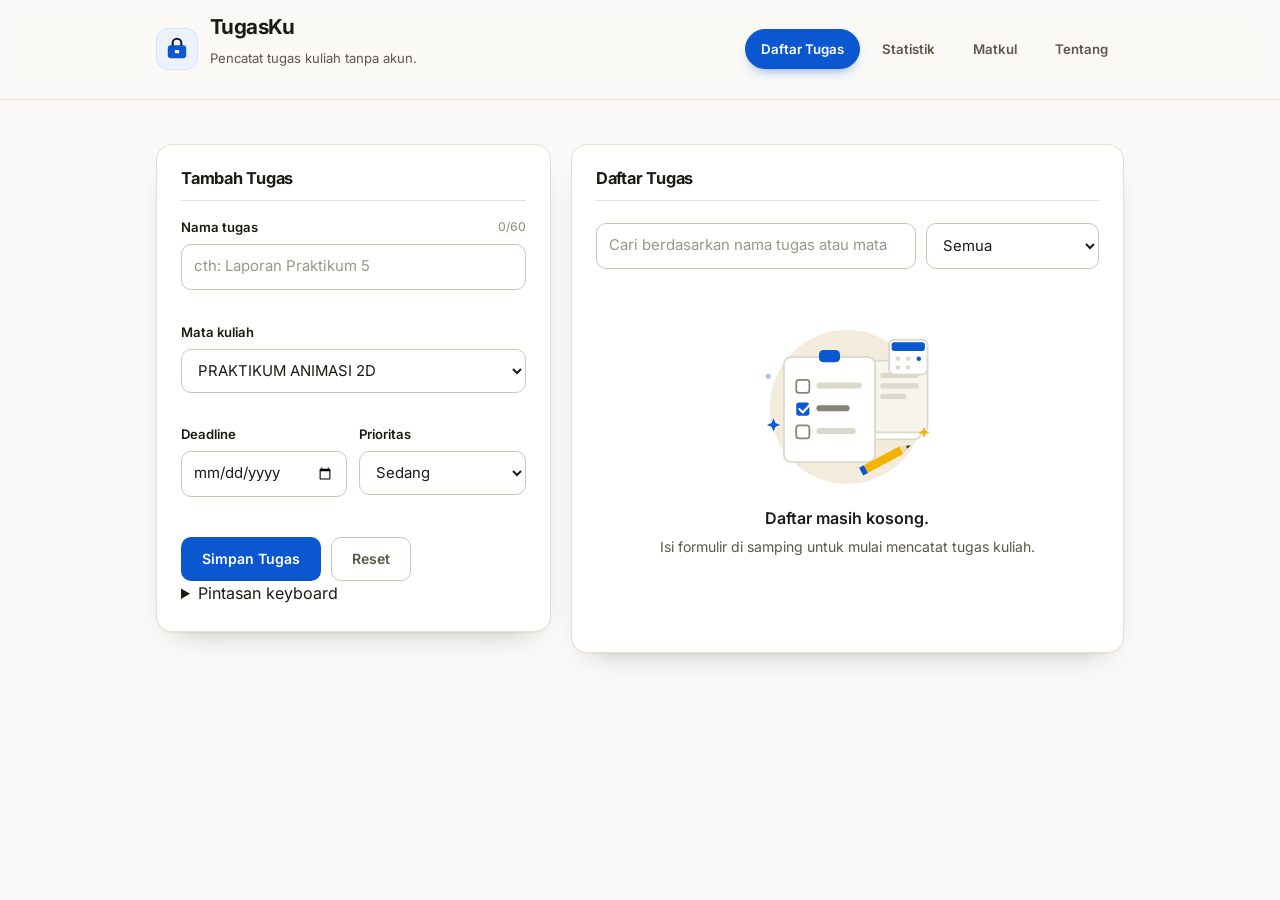
<file: index.html>
<!DOCTYPE html>
<html lang="id">
<head>
  <meta charset="UTF-8">
  <meta name="viewport" content="width=device-width, initial-scale=1.0">
  <title>TugasKu - Pencatat Tugas Kuliah</title>
  <link rel="icon" href="assets/images/ikon-tugas.svg" type="image/svg+xml">
  <link rel="stylesheet" href="https://cdn.jsdelivr.net/npm/bootstrap@5.3.3/dist/css/bootstrap.min.css">
  <link rel="stylesheet" href="src/css/style.css">
</head>
<body>
  <header class="topbar">
    <div class="wrap topbar-row">
      <div class="brand">
        <span class="brand-mark" aria-hidden="true">
          <img src="assets/images/ikon-tugas.svg" alt="" width="26" height="26">
        </span>
        <div>
          <h1>TugasKu</h1>
          <p class="sub">Pencatat tugas kuliah tanpa akun.</p>
        </div>
      </div>
      <nav class="nav" aria-label="Navigasi utama">
        <button type="button" data-view="daftar" aria-current="page">Daftar Tugas</button>
        <button type="button" data-view="statistik">Statistik</button>
        <button type="button" data-view="matkul">Matkul</button>
        <button type="button" data-view="tentang">Tentang</button>
      </nav>
    </div>
  </header>

  <main class="wrap">
    <!-- View 1: Daftar (dari Tugas 3) -->
    <section id="view-daftar" class="view aktif" aria-labelledby="j-daftar">
      <div class="tata-letak">
        <div class="panel">
          <h2 id="j-daftar">Tambah Tugas</h2>
          <form id="taskForm" novalidate>
            <label>Nama tugas <span id="charCount" class="count">0/60</span>
              <input type="text" id="taskName" maxlength="60" placeholder="cth: Laporan Praktikum 5" autocomplete="off">
              <small class="err" id="errName"></small>
            </label>
            <label>Mata kuliah
              <select id="course"></select>
              <small class="err" id="errCourse"></small>
            </label>
            <div class="baris">
              <label>Deadline
                <input type="date" id="deadline">
                <small class="err" id="errDeadline"></small>
              </label>
              <label>Prioritas
                <select id="priority">
                  <option value="Rendah">Rendah</option>
                  <option value="Sedang" selected>Sedang</option>
                  <option value="Tinggi">Tinggi</option>
                </select>
              </label>
            </div>
            <div class="actions">
              <button type="submit" id="btnSave">Simpan Tugas</button>
              <button type="button" id="btnReset" class="ghost">Reset</button>
            </div>
          </form>
          <details class="hint">
            <summary>Pintasan keyboard</summary>
            <ul class="hint-list">
              <li><kbd>Ctrl</kbd> + <kbd>K</kbd>: lompat ke kolom nama tanpa menyentuh mouse.</li>
              <li><kbd>Enter</kbd>: simpan tugas langsung dari keyboard.</li>
              <li><kbd>Esc</kbd>: kosongkan formulir dan ulangi isian dari awal.</li>
            </ul>
          </details>
        </div>

        <div class="panel">
          <h2>Daftar Tugas</h2>
          <div class="toolbar">
            <input type="search" id="search" placeholder="Cari berdasarkan nama tugas atau mata kuliah…">
            <select id="filter">
              <option value="semua">Semua</option>
              <option value="aktif">Belum selesai</option>
              <option value="selesai">Selesai</option>
              <option value="Tinggi">Prioritas Tinggi</option>
            </select>
          </div>
          <p id="storageMsg" class="err" role="status" hidden></p>
          <div id="loading" class="loading" hidden>
            <span class="spinner-border spinner-border-sm" aria-hidden="true"></span> Menyimpan…
          </div>
          <div id="empty" class="empty">
            <img src="assets/images/hero.svg" alt="Ilustrasi mahasiswa mengelola daftar tugas" width="240" height="200" id="imgHero">
            <p class="muted" id="imgFallback" hidden>Gambar ilustrasi tidak dapat dimuat. Isi formulir di samping untuk mulai mencatat tugas kuliah.</p>
            <p><strong>Daftar masih kosong.</strong></p>
            <p>Isi formulir di samping untuk mulai mencatat tugas kuliah.</p>
          </div>
          <p id="noMatch" class="empty" hidden>Tidak ada yang cocok. Ubah kata kunci atau filternya.</p>
          <ul id="taskList" class="list"></ul>
          <p id="preview" class="preview" aria-live="polite"></p>
        </div>
      </div>
    </section>

    <!-- View 2: Statistik -->
    <section id="view-statistik" class="view" aria-labelledby="j-stat" hidden>
      <div class="panel">
        <div class="stat-kepala">
          <div>
            <p class="kicker">Progres keseluruhan</p>
            <h2 id="j-stat">Statistik</h2>
          </div>
          <button type="button" id="btnKeDaftar" class="ghost">Kembali ke Daftar</button>
        </div>
        <p class="stat-angka"><strong><span id="pct">0</span>%</strong><span class="stat-ket">tugas sudah selesai</span></p>
        <div class="progres" role="progressbar" aria-valuemin="0" aria-valuemax="100" aria-valuenow="0" aria-label="Progres tugas selesai">
          <div id="bar" class="bar-fill"></div>
        </div>
        <div class="stat-grid">
          <div class="stat-kartu"><span class="stat-label">Selesai</span><strong id="doneCount">0</strong></div>
          <div class="stat-kartu"><span class="stat-label">Belum selesai</span><strong id="belumCount">0</strong></div>
          <div class="stat-kartu"><span class="stat-label">Total tugas</span><strong id="totalCount">0</strong></div>
        </div>
      </div>
    </section>

    <!-- View 3: Mata kuliah -->
    <section id="view-matkul" class="view" aria-labelledby="j-matkul" hidden>
      <div class="panel">
        <h2 id="j-matkul">Mata Kuliah</h2>
        <ul id="matkulList" class="list"></ul>
        <form id="matkulForm" novalidate>
          <label>Tambah mata kuliah
            <input type="text" id="matkulName" maxlength="60" placeholder="cth: Praktikum Animasi 3D" autocomplete="off">
            <small class="err" id="matkulMsg"></small>
          </label>
          <div class="actions"><button type="submit">Tambah</button></div>
        </form>
      </div>
    </section>

    <!-- View 4: Tentang -->
    <section id="view-tentang" class="view" aria-labelledby="j-tentang" hidden>
      <div class="panel tentang">
        <img src="assets/images/ikon-tugas.svg" alt="Ikon tas kuliah" width="96" height="96" id="imgIkon">
        <div>
          <h2 id="j-tentang">Tentang Aplikasi</h2>
          <p>Aplikasi yang membantu mahasiswa mengelola tugas kuliah secara praktis dan terorganisir. Pengguna dapat mencatat tugas, menandai tugas yang telah selesai, serta memantau progres pengerjaan melalui fitur Statistik.</p>
        </div>
      </div>
      <div class="panel">
        <h2>Cara pakai</h2>
        <ul class="fitur">
          <li>Masukkan informasi tugas pada formulir Daftar Tugas, lalu tekan Simpan Tugas.</li>
          <li>Tandai tugas sebagai selesai setelah dikerjakan, atau hapus tugas yang tidak diperlukan.</li>
          <li>Buka menu Statistik untuk melihat progres dan jumlah tugas yang telah diselesaikan.</li>
        </ul>
      </div>
    </section>
  </main>

  <div class="modal fade" id="modalKonfirmasi" tabindex="-1" aria-labelledby="judulKonfirmasi" aria-hidden="true">
    <div class="modal-dialog modal-dialog-centered">
      <div class="modal-content">
        <div class="modal-header">
          <h2 class="modal-title h5" id="judulKonfirmasi">Konfirmasi</h2>
          <button type="button" class="btn-close" data-bs-dismiss="modal" aria-label="Tutup"></button>
        </div>
        <div class="modal-body" id="isiKonfirmasi"></div>
        <div class="modal-footer">
          <button type="button" class="btn btn-outline-secondary" data-bs-dismiss="modal">Batal</button>
          <button type="button" class="btn btn-danger" id="tombolSetuju">Hapus</button>
        </div>
      </div>
    </div>
  </div>
  <div class="toast-container position-fixed bottom-0 end-0 p-3" id="areaToast"></div>

  <script src="https://cdn.jsdelivr.net/npm/bootstrap@5.3.3/dist/js/bootstrap.bundle.min.js"></script>

  <!-- Kit demo P14: data contoh dan reset hanya aktif bila alamat diakhiri ?demo=1. -->
  <script>
    window.DEMO_KIT = {
      kunciStorage: ['tugasku:tugas:v1', 'tugasku:matkul:v1'],
      isiContoh() {
        const tanggal = (n) => {
          const d = new Date();
          d.setDate(d.getDate() + n);
          return `${d.getFullYear()}-${String(d.getMonth() + 1).padStart(2, '0')}-${String(d.getDate()).padStart(2, '0')}`;
        };
        localStorage.setItem('tugasku:tugas:v1', JSON.stringify([
          { id: 1, nama: 'Laporan Praktikum 5', mk: 'PRAKTIKUM PEMROGRAMAN VISUAL', deadline: tanggal(1), prio: 'Tinggi', done: false },
          { id: 2, nama: 'Revisi Storyboard Iklan', mk: 'PRODUKSI KONTEN DIGITAL', deadline: tanggal(2), prio: 'Tinggi', done: false },
          { id: 3, nama: 'Kuis Jaringan Komputer', mk: 'JARINGAN KOMPUTER', deadline: tanggal(3), prio: 'Sedang', done: false },
          { id: 4, nama: 'Naskah Berita Siaran', mk: 'TEKNIK PENYIARAN', deadline: tanggal(5), prio: 'Sedang', done: true },
          { id: 5, nama: 'Review Modul 4', mk: 'PRAKTIKUM PEMROGRAMAN VISUAL', deadline: tanggal(7), prio: 'Rendah', done: true },
          { id: 6, nama: 'Latihan Editing Audio', mk: 'PRODUKSI KONTEN DIGITAL', deadline: tanggal(10), prio: 'Rendah', done: false },
        ]));
        localStorage.setItem('tugasku:matkul:v1', JSON.stringify([
          'PRAKTIKUM PEMROGRAMAN VISUAL', 'PRODUKSI KONTEN DIGITAL', 'JARINGAN KOMPUTER',
          'TEKNIK PENYIARAN', 'ANIMASI 2D', 'JURNALISTIK',
        ]));
      },
    };
  </script>
  <script src="demo-kit.js"></script>
  <script type="module" src="src/js/main.js"></script>
</body>
</html>
</file>
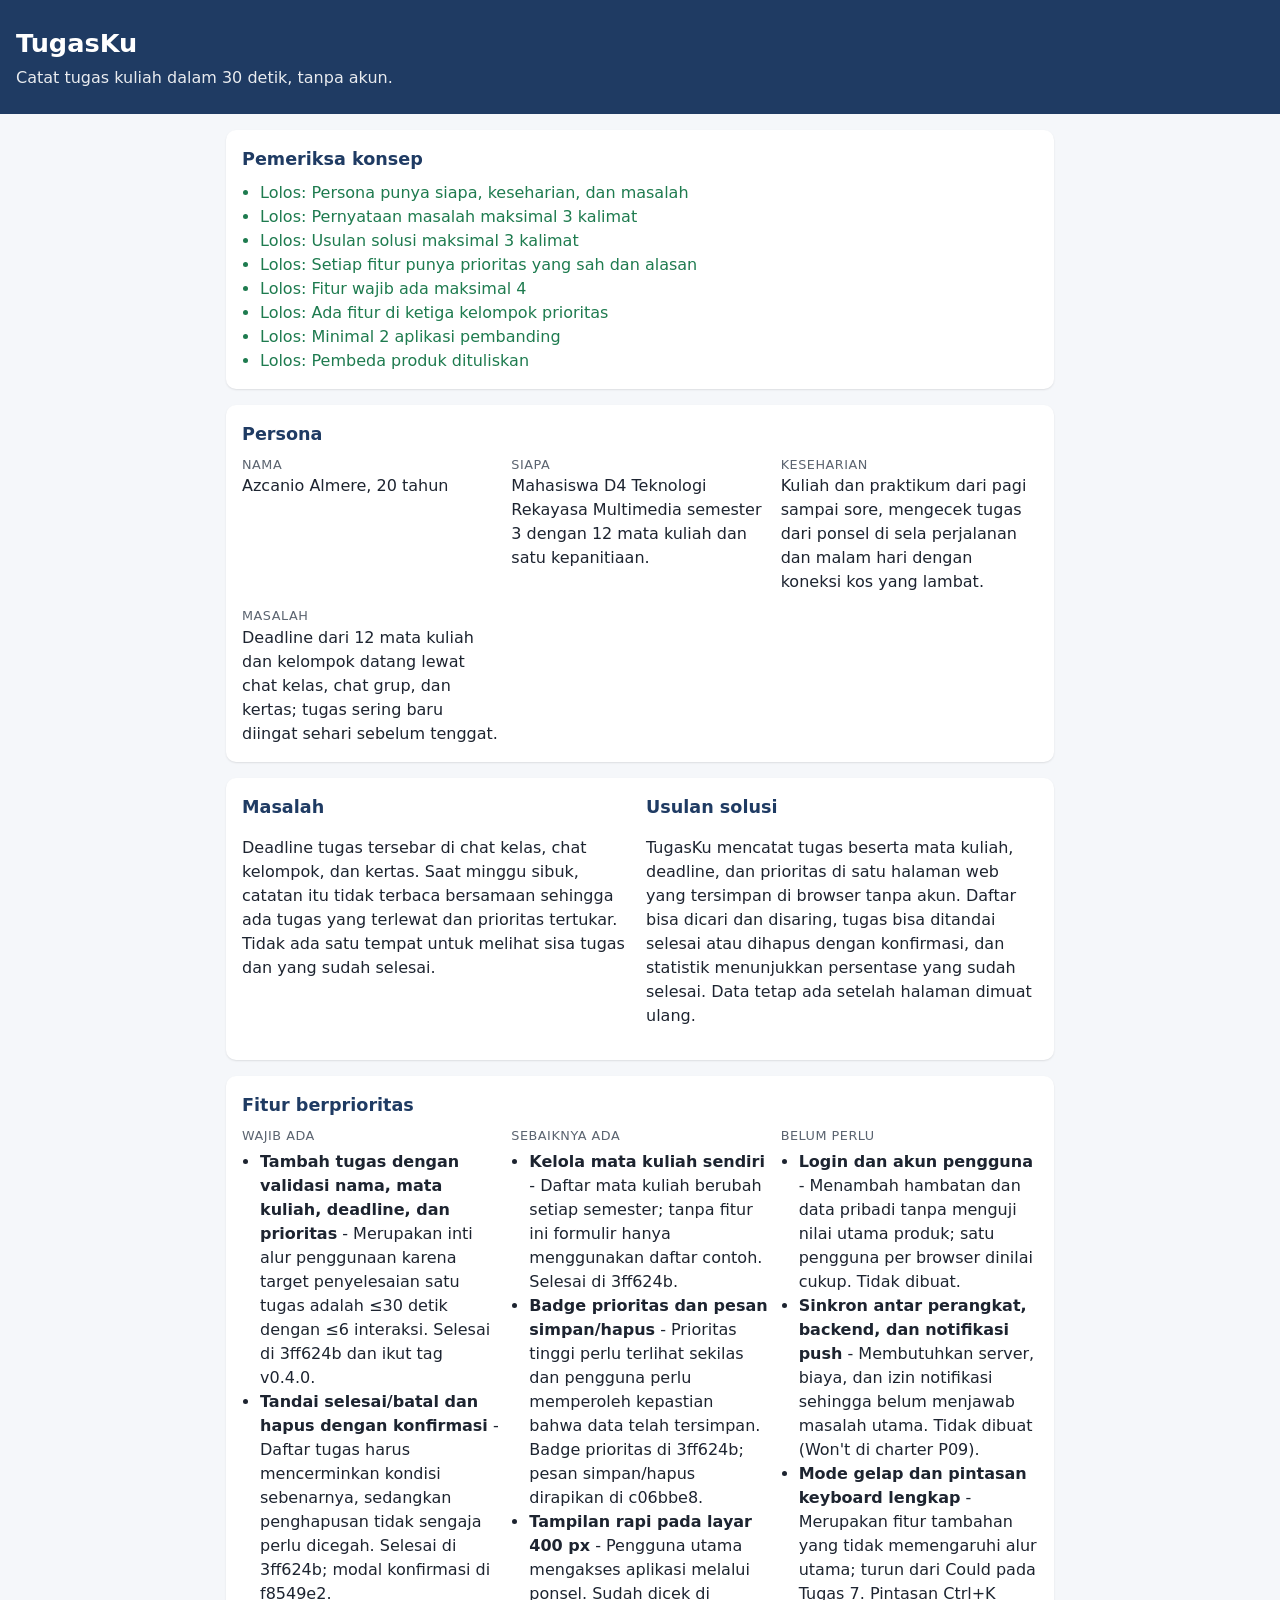
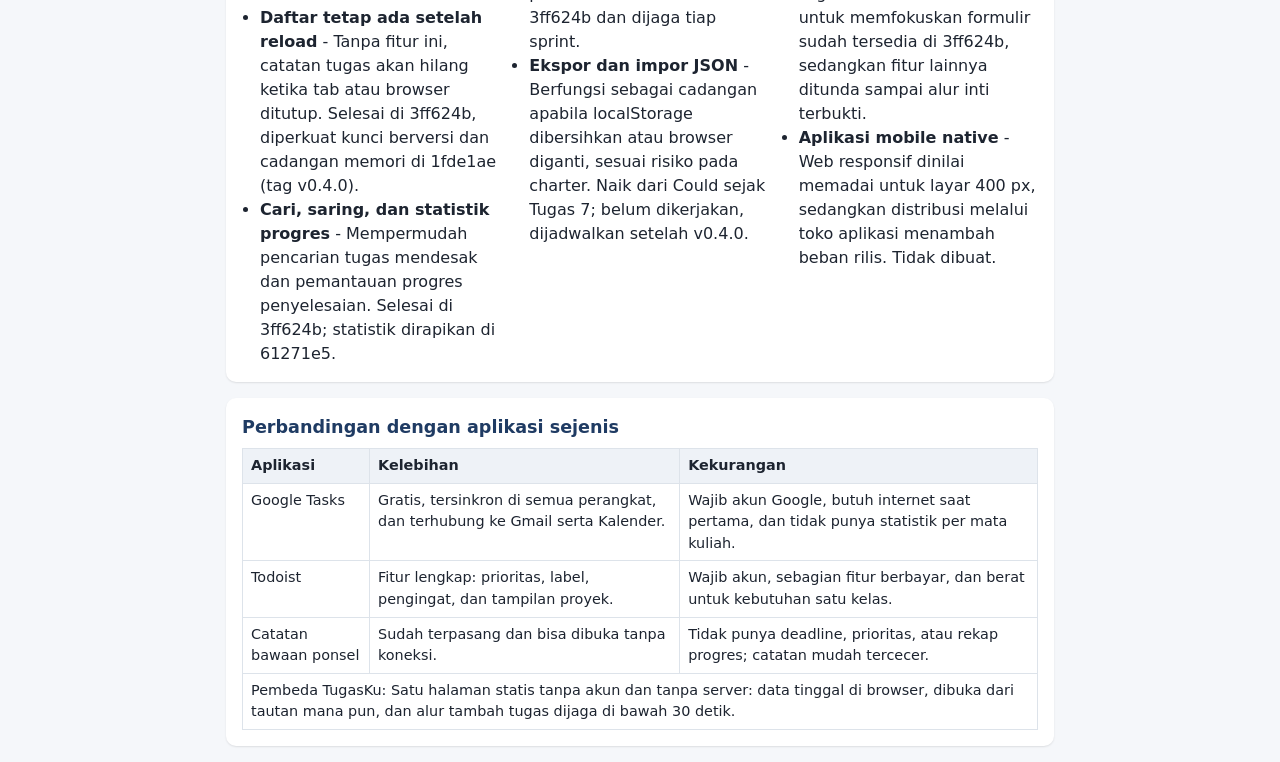
<file: docs/konsep/index.html>
<!doctype html>
<html lang="id">
<head>
  <meta charset="utf-8">
  <meta name="viewport" content="width=device-width, initial-scale=1">
  <title>Halaman Konsep Produk - Templat Tugas 7</title>
  <style>
    :root { --biru: #1f3b63; --aksen: #2f7de1; --abu: #5b6470; --merah: #b42318; --hijau: #1e7b4f; }
    * { box-sizing: border-box; }
    body { margin: 0; font-family: system-ui, "Segoe UI", sans-serif; background: #f5f7fa; color: #1d2430; line-height: 1.5; }
    header { background: var(--biru); color: #fff; padding: 24px 16px; }
    header h1 { margin: 0 0 4px; font-size: 1.6rem; }
    header p { margin: 0; opacity: .9; }
    main { max-width: 860px; margin: 0 auto; padding: 16px; display: grid; gap: 16px; }
    section { background: #fff; border-radius: 10px; padding: 16px; box-shadow: 0 1px 2px #0000001a; }
    h2 { margin: 0 0 8px; font-size: 1.1rem; color: var(--biru); }
    .kolom { display: grid; grid-template-columns: repeat(auto-fit, minmax(220px, 1fr)); gap: 12px; }
    .label { font-size: .8rem; text-transform: uppercase; letter-spacing: .04em; color: var(--abu); }
    ul { margin: 4px 0 0; padding-left: 18px; }
    table { width: 100%; border-collapse: collapse; font-size: .9rem; }
    th, td { border: 1px solid #dde3ea; padding: 6px 8px; text-align: left; vertical-align: top; }
    th { background: #eef2f7; }
    .periksa li.gagal { color: var(--merah); }
    .periksa li.lolos { color: var(--hijau); }
    @media print { header { background: #fff; color: var(--biru); } section { box-shadow: none; border: 1px solid #dde3ea; } }
  </style>
</head>
<body>
  <header>
    <h1 id="nama"></h1>
    <p id="tagline"></p>
  </header>
  <main>
    <section class="periksa" aria-live="polite">
      <h2>Pemeriksa konsep</h2>
      <ul id="periksa"></ul>
    </section>
    <section>
      <h2>Persona</h2>
      <div class="kolom" id="persona"></div>
    </section>
    <section class="kolom">
      <div><h2>Masalah</h2><p id="masalah"></p></div>
      <div><h2>Usulan solusi</h2><p id="solusi"></p></div>
    </section>
    <section>
      <h2>Fitur berprioritas</h2>
      <div class="kolom" id="fitur"></div>
    </section>
    <section>
      <h2>Perbandingan dengan aplikasi sejenis</h2>
      <div style="overflow-x:auto"><table id="banding"></table></div>
    </section>
  </main>
  <script src="konsep.js" defer></script>
  <script src="tampil.js" defer></script>
</body>
</html>
</file>
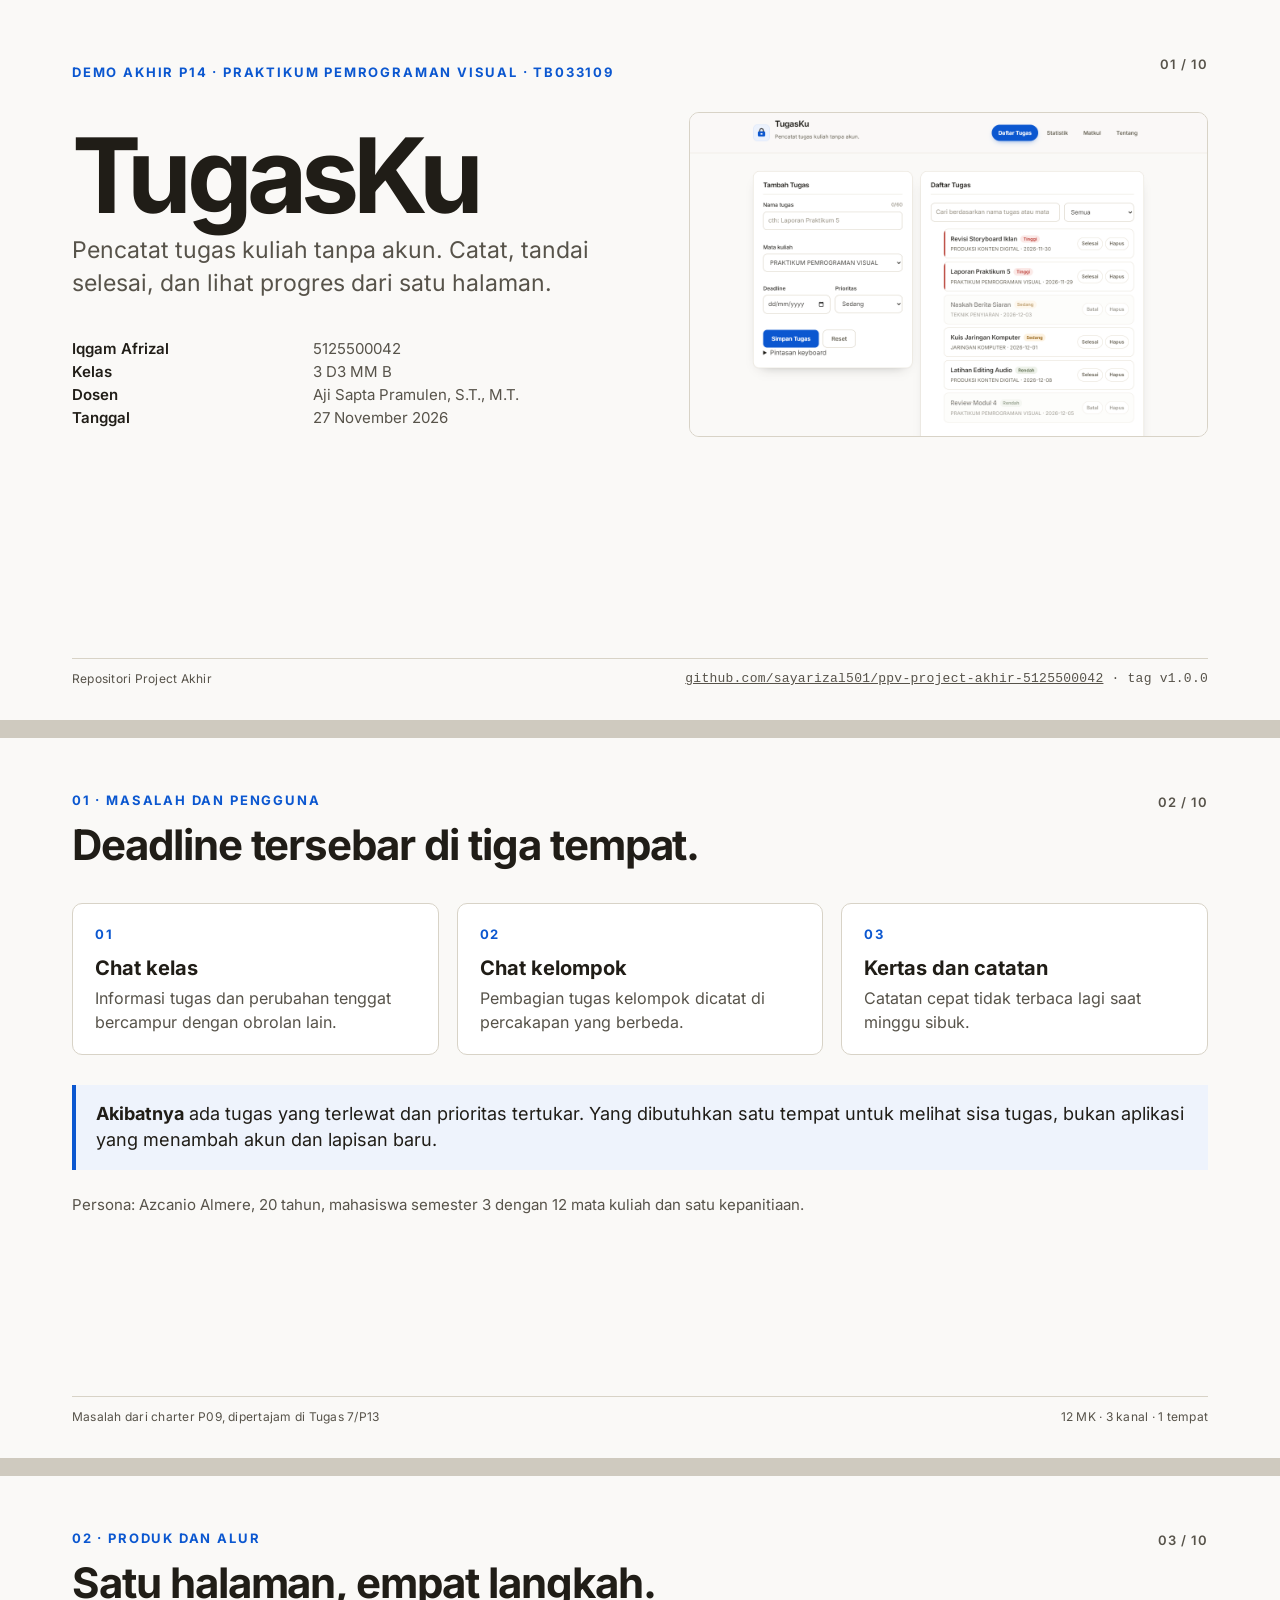
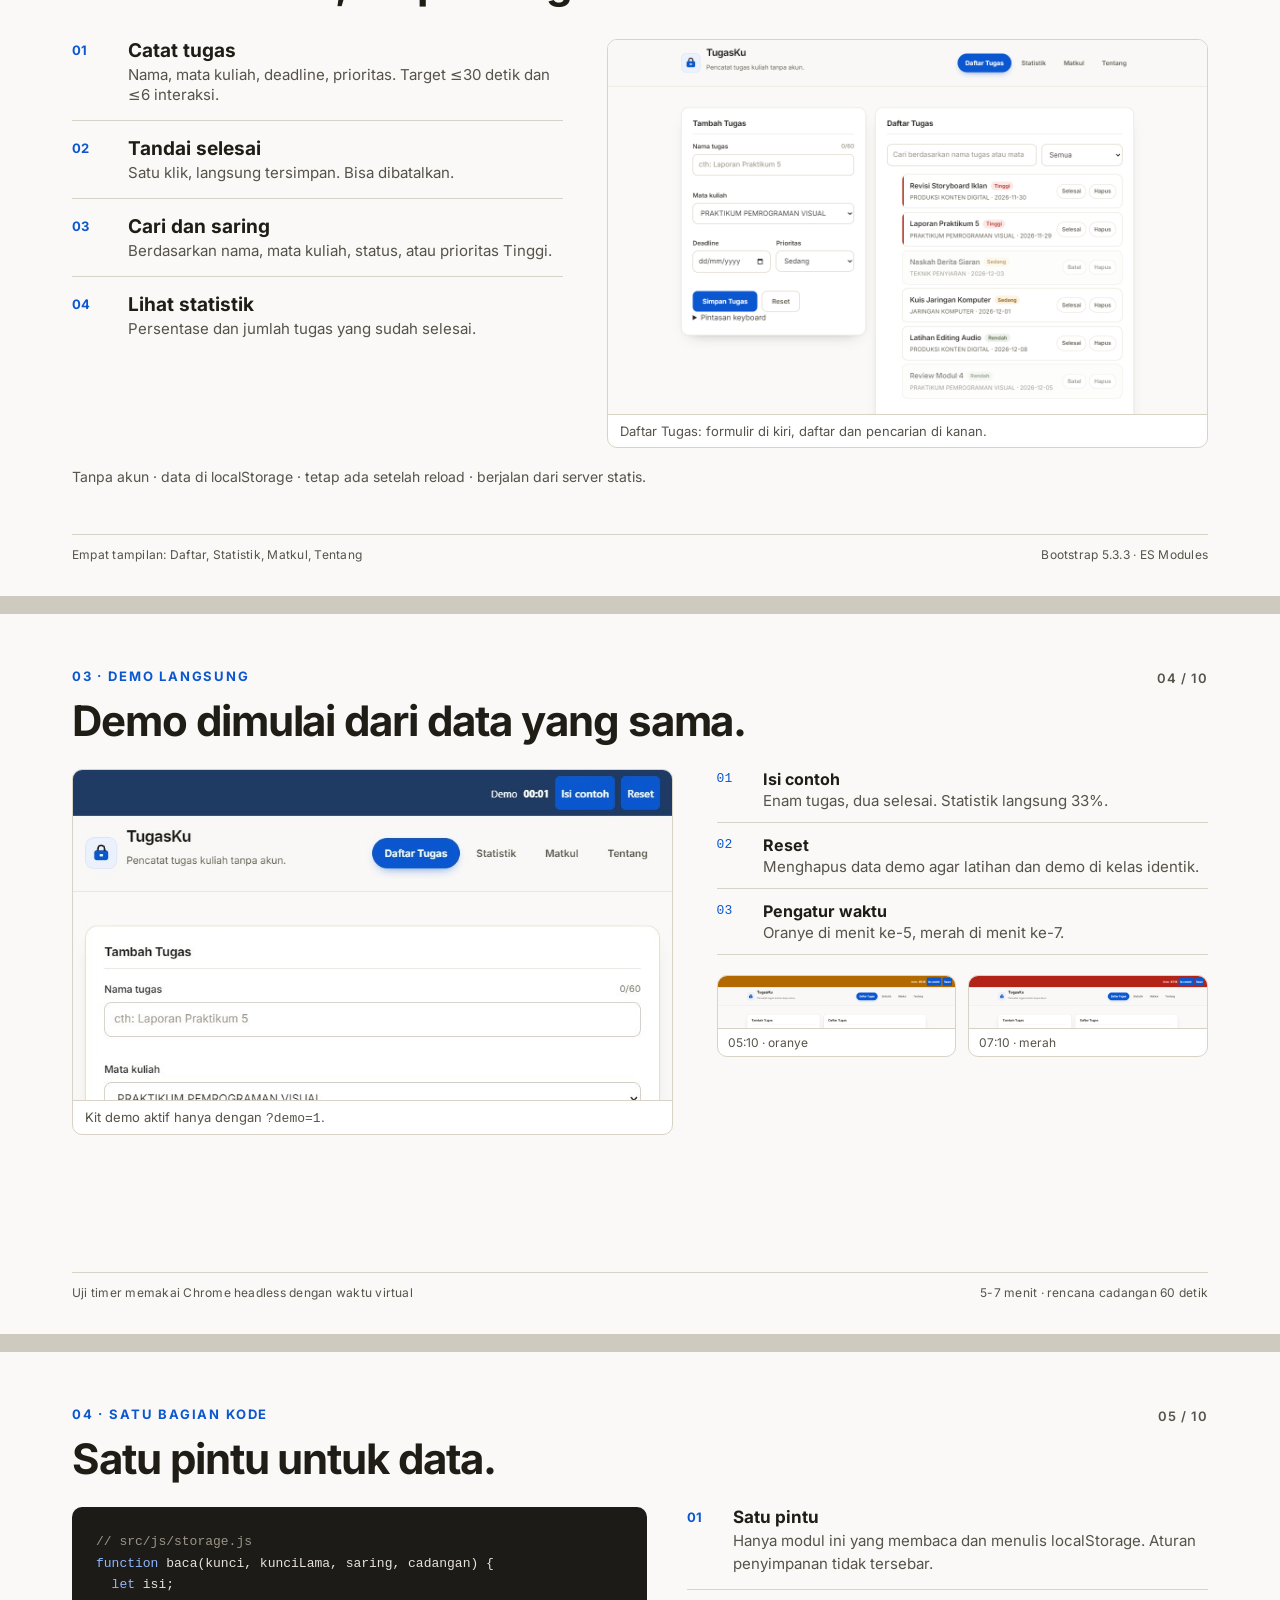
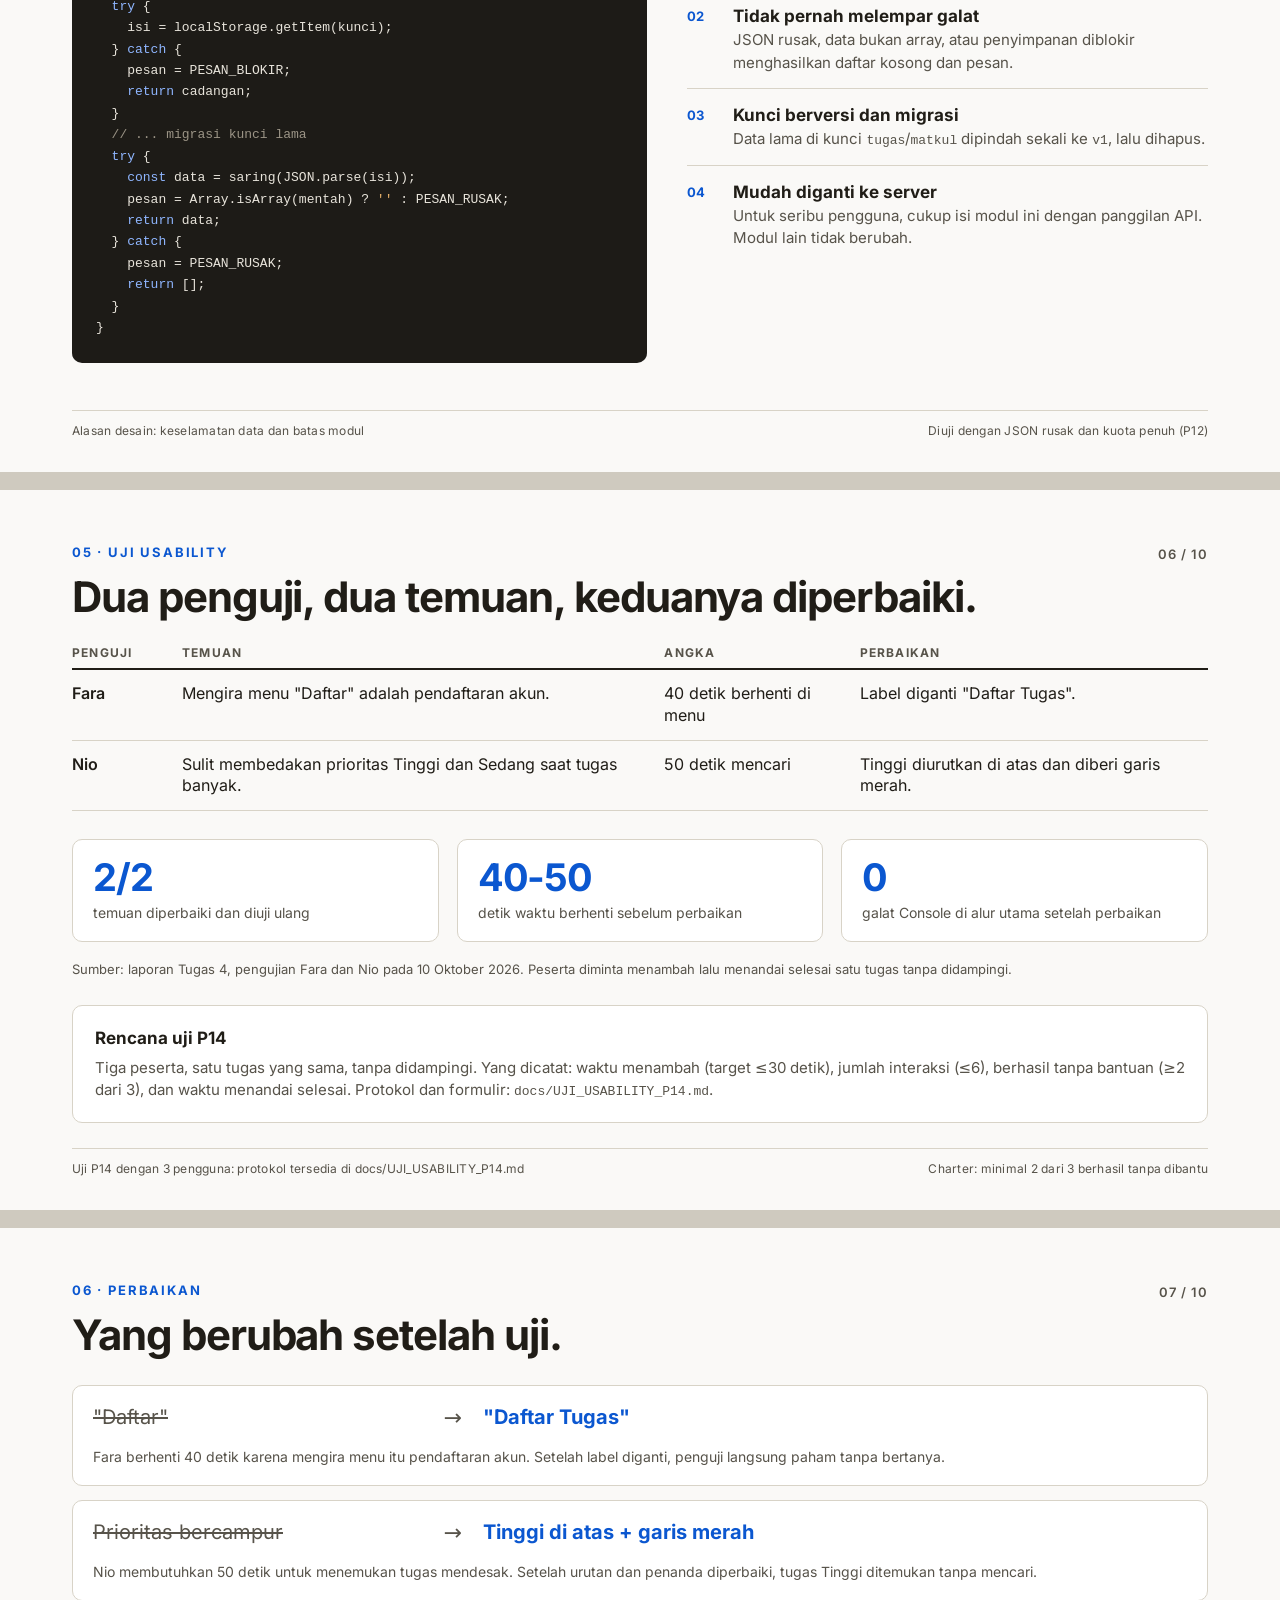
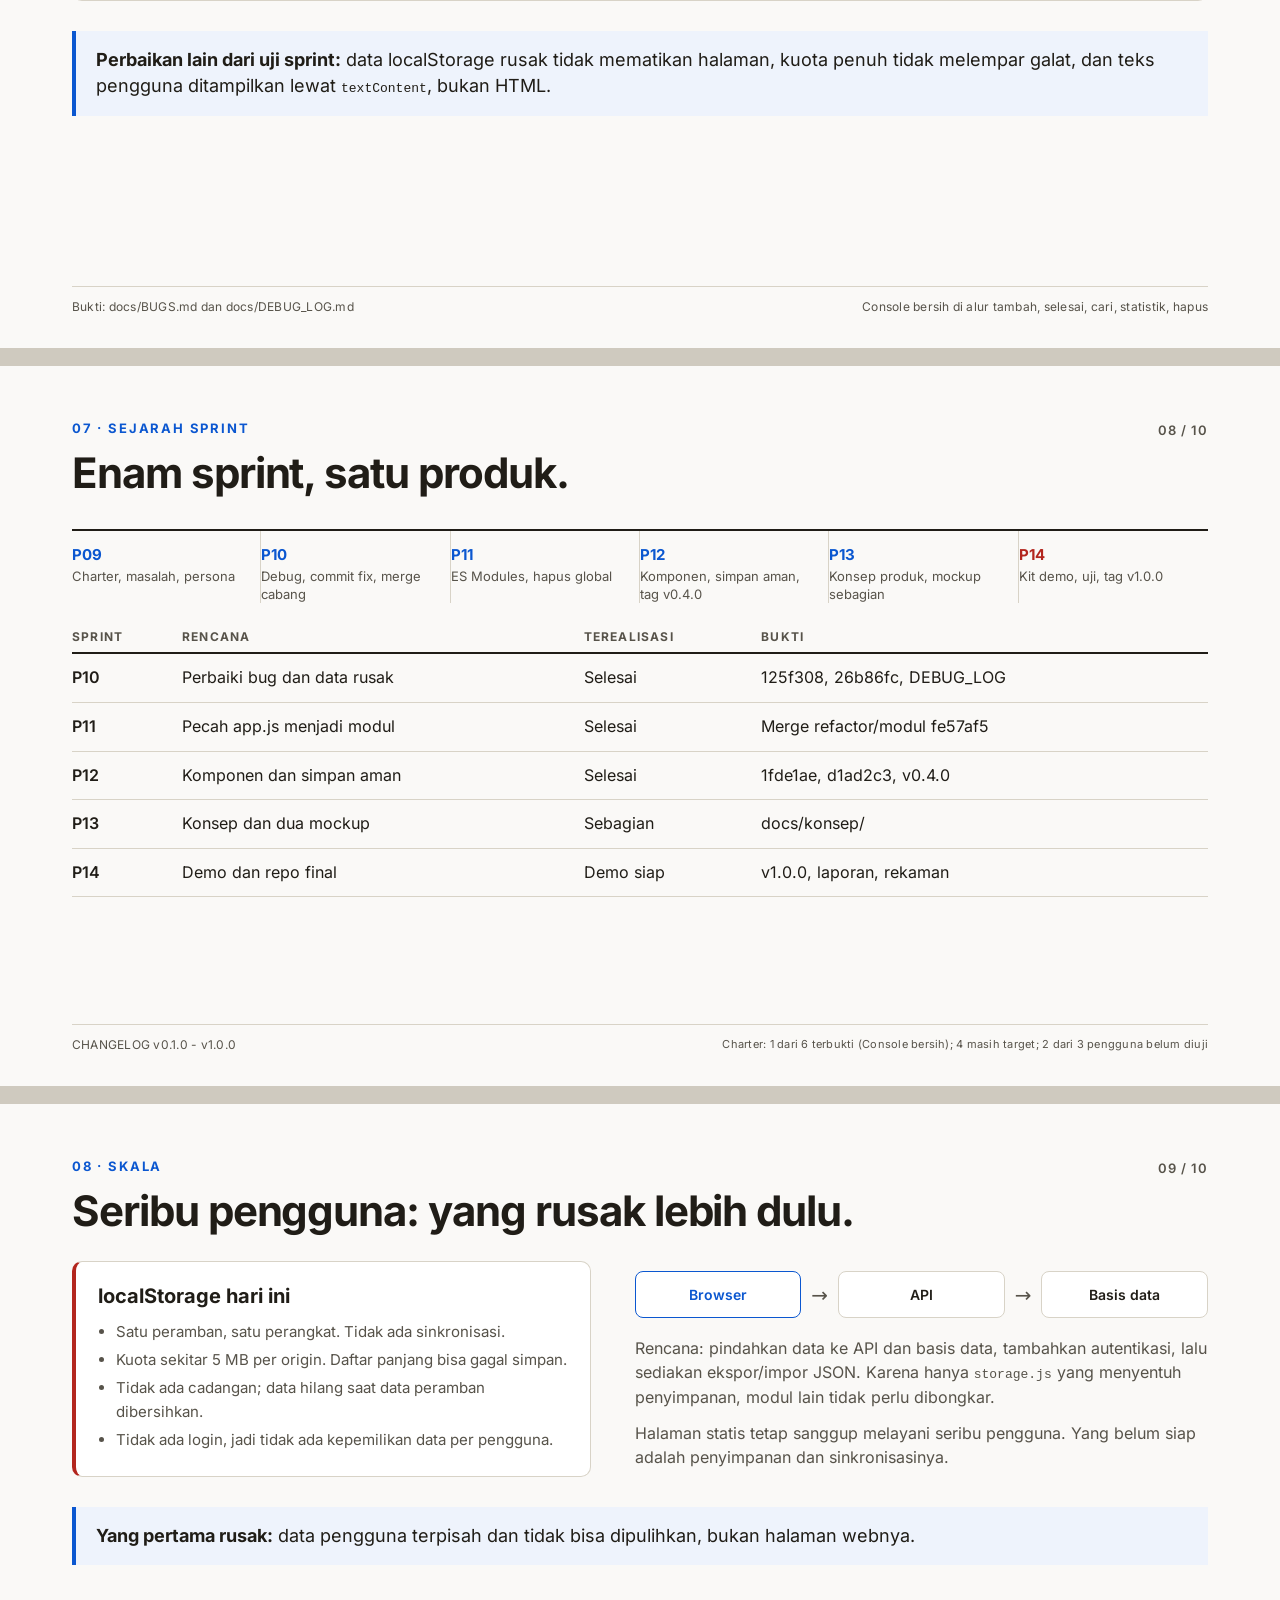
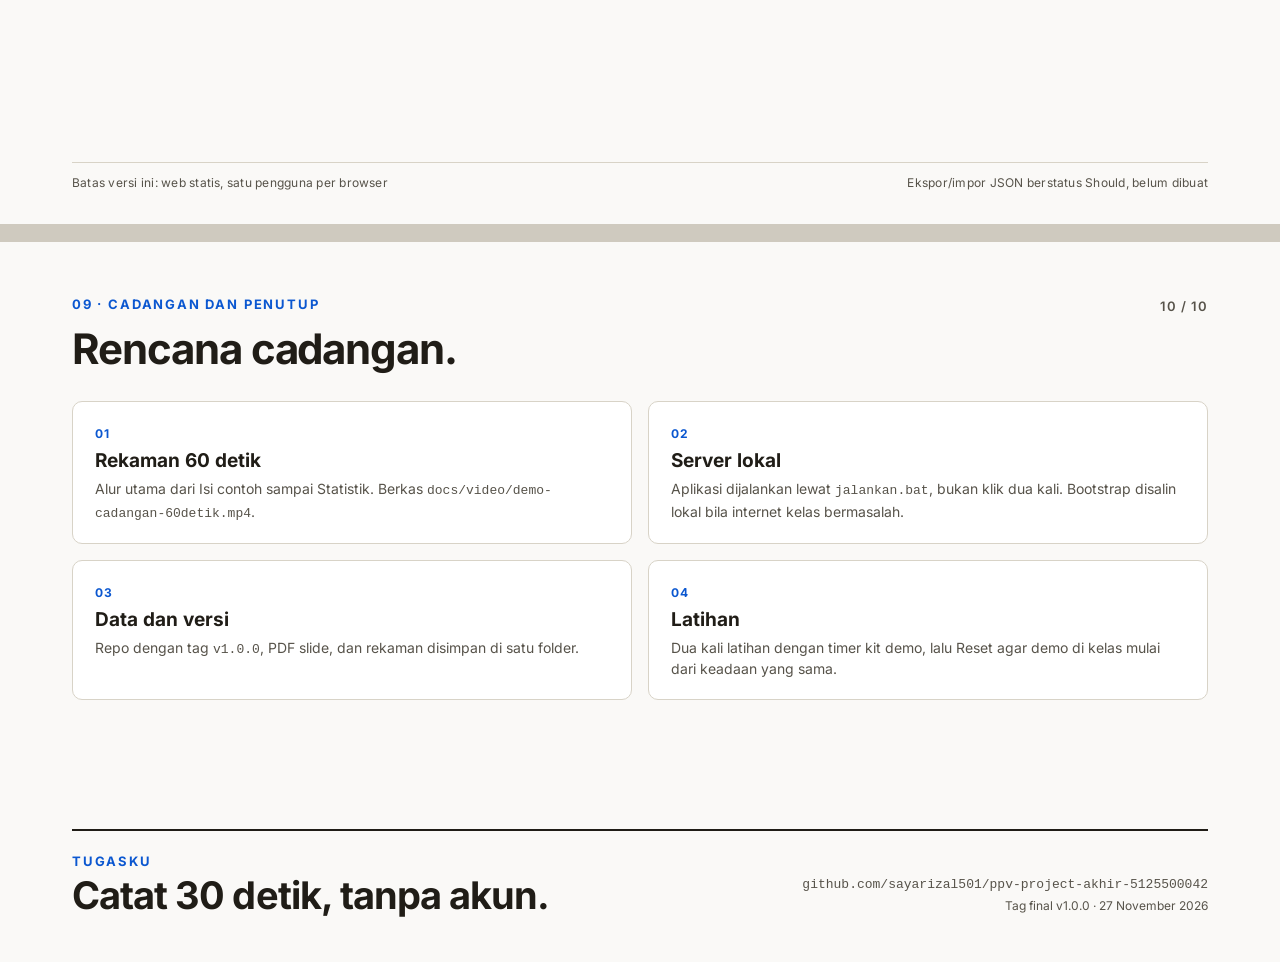
<file: docs/slide-demo-akhir.html>
<!DOCTYPE html>
<html lang="id">
<head>
<meta charset="utf-8">
<title>Demo Akhir P14 - TugasKu</title>
<style>
@font-face{font-family:"Inter";font-style:normal;font-weight:400;font-display:block;src:url("../assets/fonts/inter-latin-400.woff2") format("woff2")}
@font-face{font-family:"Inter";font-style:normal;font-weight:600;font-display:block;src:url("../assets/fonts/inter-latin-600.woff2") format("woff2")}
@font-face{font-family:"Inter";font-style:normal;font-weight:700;font-display:block;src:url("../assets/fonts/inter-latin-700.woff2") format("woff2")}
:root{
  --kertas:#faf9f7; --tinta:#201d17; --abu:#57534a; --garis:#d8d3c7;
  --biru:#0b57d0; --biru-tua:#0847b3; --merah:#b3261e; --oranye:#b26a00;
}
*{box-sizing:border-box}
html,body{margin:0;background:#cfcabf;font-family:"Inter",system-ui,sans-serif;color:var(--tinta)}
.slide{width:1280px;height:720px;background:var(--kertas);position:relative;overflow:hidden;
  padding:54px 72px 46px;page-break-after:always;break-after:page;margin:0 auto 18px}
.slide:last-child{page-break-after:auto;break-after:auto;margin-bottom:0}
.kicker{font-size:13px;font-weight:700;letter-spacing:.14em;text-transform:uppercase;color:var(--biru)}
.nomor{position:absolute;top:56px;right:72px;font-size:13px;font-weight:600;color:var(--abu);letter-spacing:.08em}
h2{font-size:42px;line-height:1.08;letter-spacing:-.025em;margin:14px 0 0;max-width:1000px}
h3{font-size:20px;line-height:1.2;margin:0 0 6px}
p{margin:0;font-size:18px;line-height:1.5;color:var(--abu)}
.lead{font-size:24px;line-height:1.45;color:var(--abu);max-width:560px}
.mono{font-family:"Consolas","SFMono-Regular",monospace;font-size:13px}
.dua{display:grid;grid-template-columns:1fr 1fr;gap:44px;align-items:start;margin-top:34px}
.tiga{display:grid;grid-template-columns:repeat(3,1fr);gap:18px;margin-top:36px}
.kotak{background:#fff;border:1px solid var(--garis);border-radius:10px;padding:22px 22px 20px}
.kotak p{font-size:16px}
.angka{display:block;font-size:13px;font-weight:700;letter-spacing:.12em;color:var(--biru);margin-bottom:14px}
.pita{margin-top:30px;border-left:4px solid var(--biru);background:#eef3fc;padding:16px 20px;font-size:18px;line-height:1.45}
.pita b{font-weight:700}
.frame{margin:0;border:1px solid var(--garis);border-radius:10px;overflow:hidden;background:#fff}
.frame img{display:block;width:100%;height:auto}
figcaption{font-size:13px;color:var(--abu);padding:8px 12px;border-top:1px solid var(--garis)}
.kaki{position:absolute;left:72px;right:72px;bottom:34px;display:flex;justify-content:space-between;gap:24px;
  border-top:1px solid var(--garis);padding-top:12px;font-size:12px;color:var(--abu);letter-spacing:.02em}

/* cover */
.cover{padding-top:64px}
.cover h1{font-size:104px;line-height:.92;letter-spacing:-.055em;margin:18px 0 10px}
.cover .lead{font-size:23px;max-width:520px}
.identitas{margin-top:38px;display:grid;grid-template-columns:auto auto;gap:4px 18px;font-size:15px;color:var(--abu)}
.identitas b{color:var(--tinta);font-weight:600}
.cover .frame{transform:translateY(6px)}
.demo-shot img{height:330px;object-fit:cover;object-position:top left}
.cover .kaki{position:absolute}

/* langkah */
.langkah{list-style:none;margin:0;padding:0;counter-reset:l}
.langkah li{display:grid;grid-template-columns:42px 1fr;gap:14px;padding:16px 0;border-bottom:1px solid var(--garis)}
.langkah li:first-child{padding-top:0}
.langkah li:last-child{border-bottom:0}
.langkah .n{font-size:13px;font-weight:700;color:var(--biru);padding-top:3px}
.langkah b{display:block;font-size:19px;margin-bottom:2px}
.langkah span{font-size:15px;color:var(--abu)}
.catatan{margin-top:18px;font-size:14px;color:var(--abu)}

/* demo */
.poin{display:grid;grid-template-columns:34px 1fr;gap:12px;padding:12px 0;border-bottom:1px solid var(--garis)}
.poin:first-child{padding-top:0}
.poin b{font-size:16px}
.poin span{font-size:15px;color:var(--abu);display:block;margin-top:2px}
.timer-row{display:grid;grid-template-columns:1fr 1fr;gap:12px;margin-top:20px}
.timer-row .frame img{height:52px;object-fit:cover;object-position:top}
.timer-row figcaption{font-size:12px;padding:6px 10px}

/* kode */
.kode{background:#1d1b17;color:#e8e4db;border-radius:10px;padding:24px 24px;font:13px/1.65 "Consolas","SFMono-Regular",monospace;
  white-space:pre;overflow:hidden;margin:0}
.kode .k{color:#8fb6ff}
.kode .c{color:#9b9486}
.kode .s{color:#e6b06a}
.alasan{display:grid;gap:16px}
.alasan>div{display:grid;grid-template-columns:34px 1fr;gap:12px;padding-bottom:14px;border-bottom:1px solid var(--garis)}
.alasan>div:last-child{border-bottom:0}
.alasan .n{font-size:13px;font-weight:700;color:var(--biru);padding-top:2px}
.alasan b{font-size:17px;display:block;margin-bottom:3px}
.alasan p{font-size:15px}

/* tabel */
.tabel{width:100%;border-collapse:collapse;margin-top:26px;font-size:16px}
.tabel th{text-align:left;font-size:12px;letter-spacing:.1em;text-transform:uppercase;color:var(--abu);
  border-bottom:2px solid var(--tinta);padding:0 12px 8px 0}
.tabel td{border-bottom:1px solid var(--garis);padding:13px 12px 13px 0;vertical-align:top;line-height:1.35}
.tabel td:first-child{font-weight:600;width:110px}
.tabel .kecil td,.tabel .kecil th{font-size:14px;padding-top:9px;padding-bottom:9px}
.stat-row{display:grid;grid-template-columns:repeat(3,1fr);gap:18px;margin-top:28px}
.stat-row div{background:#fff;border:1px solid var(--garis);border-radius:10px;padding:18px 20px}
.stat-row b{display:block;font-size:38px;letter-spacing:-.03em;line-height:1;color:var(--biru);margin-bottom:8px}
.stat-row span{font-size:14px;color:var(--abu);line-height:1.35;display:block}
.sumber{margin-top:18px;font-size:13px}

/* perbaikan */
.ubah{display:grid;grid-template-columns:minmax(0,330px) 36px minmax(0,1fr);gap:12px;align-items:center;background:#fff;border:1px solid var(--garis);
  border-radius:10px;padding:18px 20px;margin-bottom:14px}
.ubah .lama{font-size:20px;color:var(--abu);text-decoration:line-through;text-decoration-thickness:2px}
.ubah .baru{font-size:20px;font-weight:700;color:var(--biru)}
.ubah .panah{font-size:22px;color:var(--abu);text-align:center}
.ubah p{grid-column:1 / -1;font-size:14px;margin-top:4px}

/* linimasa */
.linimasa{display:grid;grid-template-columns:repeat(6,1fr);gap:0;margin-top:34px;border-top:2px solid var(--tinta)}
.linimasa div{padding:14px 12px 0 0;border-right:1px solid var(--garis)}
.linimasa div:last-child{border-right:0}
.linimasa b{display:block;font-size:15px;color:var(--biru)}
.linimasa span{display:block;font-size:13px;color:var(--abu);margin-top:4px;line-height:1.35}
.linimasa .kini b{color:var(--merah)}

/* diagram */
.diagram{display:flex;align-items:center;gap:10px;margin:10px 0 18px}
.node{flex:1;background:#fff;border:1px solid var(--garis);border-radius:8px;padding:14px 10px;text-align:center;font-size:14px;font-weight:600}
.node.aksen{border-color:var(--biru);color:var(--biru)}
.panah2{font-size:20px;color:var(--abu)}
.bahaya{border-left:4px solid var(--merah)}
.bahaya ul{margin:12px 0 0;padding-left:18px;font-size:15px;line-height:1.6;color:var(--abu)}
.bahaya li{margin-bottom:4px}

/* cadangan */
.cadangan{display:grid;grid-template-columns:1fr 1fr;gap:16px;margin-top:30px}
.cadangan>div{background:#fff;border:1px solid var(--garis);border-radius:10px;padding:20px 22px}
.cadangan .n{font-size:12px;font-weight:700;letter-spacing:.12em;color:var(--biru)}
.cadangan h3{margin:8px 0 5px;font-size:19px}
.cadangan p{font-size:14px}
.penutup{position:absolute;left:72px;right:72px;bottom:46px;display:flex;justify-content:space-between;align-items:flex-end;
  border-top:2px solid var(--tinta);padding-top:22px}
.penutup h2{font-size:38px;margin-top:6px}
.penutup .kanan{text-align:right;font-size:12px;color:var(--abu);line-height:1.7}

@page{size:1280px 720px;margin:0}
@media print{
  html,body{background:#fff}
  .slide{margin:0;box-shadow:none}
  *{-webkit-print-color-adjust:exact;print-color-adjust:exact}
}
</style>
</head>
<body>

<!-- 1 -->
<section class="slide cover">
  <div class="kicker">Demo Akhir P14 · Praktikum Pemrograman Visual · TB033109</div>
  <div class="nomor">01 / 10</div>
  <div class="dua" style="grid-template-columns:1.05fr .95fr;margin-top:26px;align-items:center">
    <div>
      <h1>TugasKu</h1>
      <p class="lead">Pencatat tugas kuliah tanpa akun. Catat, tandai selesai, dan lihat progres dari satu halaman.</p>
      <div class="identitas">
        <b>Iqgam Afrizal</b><span>5125500042</span>
        <b>Kelas</b><span>3 D3 MM B</span>
        <b>Dosen</b><span>Aji Sapta Pramulen, S.T., M.T.</span>
        <b>Tanggal</b><span>27 November 2026</span>
      </div>
    </div>
    <figure class="frame">
      <img src="screenshots/proyek-daftar-p14.png" alt="Halaman Daftar Tugas TugasKu dengan enam tugas contoh">
    </figure>
  </div>
  <div class="kaki">
    <span>Repositori Project Akhir</span>
    <span class="mono"><a href="https://github.com/sayarizal501/ppv-project-akhir-5125500042" style="color:inherit">github.com/sayarizal501/ppv-project-akhir-5125500042</a> · tag v1.0.0</span>
  </div>
</section>

<!-- 2 -->
<section class="slide">
  <div class="kicker">01 · Masalah dan pengguna</div>
  <div class="nomor">02 / 10</div>
  <h2>Deadline tersebar di tiga tempat.</h2>
  <div class="tiga">
    <div class="kotak"><span class="angka">01</span><h3>Chat kelas</h3><p>Informasi tugas dan perubahan tenggat bercampur dengan obrolan lain.</p></div>
    <div class="kotak"><span class="angka">02</span><h3>Chat kelompok</h3><p>Pembagian tugas kelompok dicatat di percakapan yang berbeda.</p></div>
    <div class="kotak"><span class="angka">03</span><h3>Kertas dan catatan</h3><p>Catatan cepat tidak terbaca lagi saat minggu sibuk.</p></div>
  </div>
  <div class="pita"><b>Akibatnya</b> ada tugas yang terlewat dan prioritas tertukar. Yang dibutuhkan satu tempat untuk melihat sisa tugas, bukan aplikasi yang menambah akun dan lapisan baru.</div>
  <p style="margin-top:24px;font-size:15px">Persona: Azcanio Almere, 20 tahun, mahasiswa semester 3 dengan 12 mata kuliah dan satu kepanitiaan.</p>
  <div class="kaki"><span>Masalah dari charter P09, dipertajam di Tugas 7/P13</span><span>12 MK · 3 kanal · 1 tempat</span></div>
</section>

<!-- 3 -->
<section class="slide">
  <div class="kicker">02 · Produk dan alur</div>
  <div class="nomor">03 / 10</div>
  <h2>Satu halaman, empat langkah.</h2>
  <div class="dua" style="grid-template-columns:.9fr 1.1fr">
    <ol class="langkah">
      <li><span class="n">01</span><div><b>Catat tugas</b><span>Nama, mata kuliah, deadline, prioritas. Target ≤30 detik dan ≤6 interaksi.</span></div></li>
      <li><span class="n">02</span><div><b>Tandai selesai</b><span>Satu klik, langsung tersimpan. Bisa dibatalkan.</span></div></li>
      <li><span class="n">03</span><div><b>Cari dan saring</b><span>Berdasarkan nama, mata kuliah, status, atau prioritas Tinggi.</span></div></li>
      <li><span class="n">04</span><div><b>Lihat statistik</b><span>Persentase dan jumlah tugas yang sudah selesai.</span></div></li>
    </ol>
    <figure class="frame">
      <img src="screenshots/proyek-daftar-p14.png" alt="Halaman Daftar Tugas dengan formulir dan daftar enam tugas">
      <figcaption>Daftar Tugas: formulir di kiri, daftar dan pencarian di kanan.</figcaption>
    </figure>
  </div>
  <p class="catatan">Tanpa akun · data di localStorage · tetap ada setelah reload · berjalan dari server statis.</p>
  <div class="kaki"><span>Empat tampilan: Daftar, Statistik, Matkul, Tentang</span><span>Bootstrap 5.3.3 · ES Modules</span></div>
</section>

<!-- 4 -->
<section class="slide">
  <div class="kicker">03 · Demo langsung</div>
  <div class="nomor">04 / 10</div>
  <h2>Demo dimulai dari data yang sama.</h2>
  <div class="dua" style="grid-template-columns:1.1fr .9fr;margin-top:26px">
    <figure class="frame demo-shot">
      <img src="screenshots/demo-kit.jpeg" alt="Aplikasi dengan bilah kit demo di atas: waktu, Isi contoh, dan Reset">
      <figcaption>Kit demo aktif hanya dengan <span class="mono">?demo=1</span>.</figcaption>
    </figure>
    <div>
      <div class="poin"><div class="mono" style="color:var(--biru);padding-top:2px">01</div><div><b>Isi contoh</b><span>Enam tugas, dua selesai. Statistik langsung 33%.</span></div></div>
      <div class="poin"><div class="mono" style="color:var(--biru);padding-top:2px">02</div><div><b>Reset</b><span>Menghapus data demo agar latihan dan demo di kelas identik.</span></div></div>
      <div class="poin"><div class="mono" style="color:var(--biru);padding-top:2px">03</div><div><b>Pengatur waktu</b><span>Oranye di menit ke-5, merah di menit ke-7.</span></div></div>
      <div class="timer-row">
        <figure class="frame"><img src="screenshots/timer-5menit.png" alt="Bilah demo berwarna oranye pada 05:10"><figcaption>05:10 · oranye</figcaption></figure>
        <figure class="frame"><img src="screenshots/timer-7menit.png" alt="Bilah demo berwarna merah pada 07:10"><figcaption>07:10 · merah</figcaption></figure>
      </div>
    </div>
  </div>
  <div class="kaki"><span>Uji timer memakai Chrome headless dengan waktu virtual</span><span>5-7 menit · rencana cadangan 60 detik</span></div>
</section>

<!-- 5 -->
<section class="slide">
  <div class="kicker">04 · Satu bagian kode</div>
  <div class="nomor">05 / 10</div>
  <h2>Satu pintu untuk data.</h2>
  <div class="dua" style="grid-template-columns:1.05fr .95fr;margin-top:26px;gap:40px">
    <pre class="kode"><span class="c">// src/js/storage.js</span>
<span class="k">function</span> baca(kunci, kunciLama, saring, cadangan) {
  <span class="k">let</span> isi;
  <span class="k">try</span> {
    isi = localStorage.getItem(kunci);
  } <span class="k">catch</span> {
    pesan = PESAN_BLOKIR;
    <span class="k">return</span> cadangan;
  }
  <span class="c">// ... migrasi kunci lama</span>
  <span class="k">try</span> {
    <span class="k">const</span> data = saring(JSON.parse(isi));
    pesan = Array.isArray(mentah) ? <span class="s">''</span> : PESAN_RUSAK;
    <span class="k">return</span> data;
  } <span class="k">catch</span> {
    pesan = PESAN_RUSAK;
    <span class="k">return</span> [];
  }
}</pre>
    <div class="alasan">
      <div><span class="n">01</span><div><b>Satu pintu</b><p>Hanya modul ini yang membaca dan menulis localStorage. Aturan penyimpanan tidak tersebar.</p></div></div>
      <div><span class="n">02</span><div><b>Tidak pernah melempar galat</b><p>JSON rusak, data bukan array, atau penyimpanan diblokir menghasilkan daftar kosong dan pesan.</p></div></div>
      <div><span class="n">03</span><div><b>Kunci berversi dan migrasi</b><p>Data lama di kunci <span class="mono">tugas</span>/<span class="mono">matkul</span> dipindah sekali ke <span class="mono">v1</span>, lalu dihapus.</p></div></div>
      <div><span class="n">04</span><div><b>Mudah diganti ke server</b><p>Untuk seribu pengguna, cukup isi modul ini dengan panggilan API. Modul lain tidak berubah.</p></div></div>
    </div>
  </div>
  <div class="kaki"><span>Alasan desain: keselamatan data dan batas modul</span><span>Diuji dengan JSON rusak dan kuota penuh (P12)</span></div>
</section>

<!-- 6 -->
<section class="slide">
  <div class="kicker">05 · Uji usability</div>
  <div class="nomor">06 / 10</div>
  <h2>Dua penguji, dua temuan, keduanya diperbaiki.</h2>
  <table class="tabel">
    <thead><tr><th>Penguji</th><th>Temuan</th><th>Angka</th><th>Perbaikan</th></tr></thead>
    <tbody>
      <tr><td>Fara</td><td>Mengira menu "Daftar" adalah pendaftaran akun.</td><td>40 detik berhenti di menu</td><td>Label diganti "Daftar Tugas".</td></tr>
      <tr><td>Nio</td><td>Sulit membedakan prioritas Tinggi dan Sedang saat tugas banyak.</td><td>50 detik mencari</td><td>Tinggi diurutkan di atas dan diberi garis merah.</td></tr>
    </tbody>
  </table>
  <div class="stat-row">
    <div><b>2/2</b><span>temuan diperbaiki dan diuji ulang</span></div>
    <div><b>40-50</b><span>detik waktu berhenti sebelum perbaikan</span></div>
    <div><b>0</b><span>galat Console di alur utama setelah perbaikan</span></div>
  </div>
  <p class="sumber">Sumber: laporan Tugas 4, pengujian Fara dan Nio pada 10 Oktober 2026. Peserta diminta menambah lalu menandai selesai satu tugas tanpa didampingi.</p>
  <div class="kotak" style="margin-top:26px">
    <h3 style="font-size:17px;margin-bottom:8px">Rencana uji P14</h3>
    <p style="font-size:15px">Tiga peserta, satu tugas yang sama, tanpa didampingi. Yang dicatat: waktu menambah (target ≤30 detik), jumlah interaksi (≤6), berhasil tanpa bantuan (≥2 dari 3), dan waktu menandai selesai. Protokol dan formulir: <span class="mono">docs/UJI_USABILITY_P14.md</span>.</p>
  </div>
  <div class="kaki"><span>Uji P14 dengan 3 pengguna: protokol tersedia di docs/UJI_USABILITY_P14.md</span><span>Charter: minimal 2 dari 3 berhasil tanpa dibantu</span></div>
</section>

<!-- 7 -->
<section class="slide">
  <div class="kicker">06 · Perbaikan</div>
  <div class="nomor">07 / 10</div>
  <h2>Yang berubah setelah uji.</h2>
  <div style="margin-top:28px">
    <div class="ubah">
      <div class="lama">"Daftar"</div><div class="panah">→</div><div class="baru">"Daftar Tugas"</div>
      <p>Fara berhenti 40 detik karena mengira menu itu pendaftaran akun. Setelah label diganti, penguji langsung paham tanpa bertanya.</p>
    </div>
    <div class="ubah">
      <div class="lama">Prioritas bercampur</div><div class="panah">→</div><div class="baru">Tinggi di atas + garis merah</div>
      <p>Nio membutuhkan 50 detik untuk menemukan tugas mendesak. Setelah urutan dan penanda diperbaiki, tugas Tinggi ditemukan tanpa mencari.</p>
    </div>
  </div>
  <div class="pita"><b>Perbaikan lain dari uji sprint:</b> data localStorage rusak tidak mematikan halaman, kuota penuh tidak melempar galat, dan teks pengguna ditampilkan lewat <span class="mono">textContent</span>, bukan HTML.</div>
  <div class="kaki"><span>Bukti: docs/BUGS.md dan docs/DEBUG_LOG.md</span><span>Console bersih di alur tambah, selesai, cari, statistik, hapus</span></div>
</section>

<!-- 8 -->
<section class="slide">
  <div class="kicker">07 · Sejarah sprint</div>
  <div class="nomor">08 / 10</div>
  <h2>Enam sprint, satu produk.</h2>
  <div class="linimasa">
    <div><b>P09</b><span>Charter, masalah, persona</span></div>
    <div><b>P10</b><span>Debug, commit fix, merge cabang</span></div>
    <div><b>P11</b><span>ES Modules, hapus global</span></div>
    <div><b>P12</b><span>Komponen, simpan aman, tag v0.4.0</span></div>
    <div><b>P13</b><span>Konsep produk, mockup sebagian</span></div>
    <div class="kini"><b>P14</b><span>Kit demo, uji, tag v1.0.0</span></div>
  </div>
  <table class="tabel kecil" style="margin-top:26px">
    <thead><tr><th>Sprint</th><th>Rencana</th><th>Terealisasi</th><th>Bukti</th></tr></thead>
    <tbody>
      <tr><td>P10</td><td>Perbaiki bug dan data rusak</td><td>Selesai</td><td>125f308, 26b86fc, DEBUG_LOG</td></tr>
      <tr><td>P11</td><td>Pecah app.js menjadi modul</td><td>Selesai</td><td>Merge refactor/modul fe57af5</td></tr>
      <tr><td>P12</td><td>Komponen dan simpan aman</td><td>Selesai</td><td>1fde1ae, d1ad2c3, v0.4.0</td></tr>
      <tr><td>P13</td><td>Konsep dan dua mockup</td><td>Sebagian</td><td>docs/konsep/</td></tr>
      <tr><td>P14</td><td>Demo dan repo final</td><td>Demo siap</td><td>v1.0.0, laporan, rekaman</td></tr>
    </tbody>
  </table>
  <div class="kaki"><span>CHANGELOG v0.1.0 - v1.0.0</span><span style="font-size:11px">Charter: 1 dari 6 terbukti (Console bersih); 4 masih target; 2 dari 3 pengguna belum diuji</span></div>
</section>

<!-- 9 -->
<section class="slide">
  <div class="kicker">08 · Skala</div>
  <div class="nomor">09 / 10</div>
  <h2>Seribu pengguna: yang rusak lebih dulu.</h2>
  <div class="dua" style="grid-template-columns:.95fr 1.05fr;margin-top:28px">
    <div class="kotak bahaya">
      <h3>localStorage hari ini</h3>
      <ul>
        <li>Satu peramban, satu perangkat. Tidak ada sinkronisasi.</li>
        <li>Kuota sekitar 5 MB per origin. Daftar panjang bisa gagal simpan.</li>
        <li>Tidak ada cadangan; data hilang saat data peramban dibersihkan.</li>
        <li>Tidak ada login, jadi tidak ada kepemilikan data per pengguna.</li>
      </ul>
    </div>
    <div>
      <div class="diagram">
        <div class="node aksen">Browser</div><div class="panah2">→</div>
        <div class="node">API</div><div class="panah2">→</div>
        <div class="node">Basis data</div>
      </div>
      <p style="font-size:16px">Rencana: pindahkan data ke API dan basis data, tambahkan autentikasi, lalu sediakan ekspor/impor JSON. Karena hanya <span class="mono">storage.js</span> yang menyentuh penyimpanan, modul lain tidak perlu dibongkar.</p>
      <p style="font-size:16px;margin-top:12px">Halaman statis tetap sanggup melayani seribu pengguna. Yang belum siap adalah penyimpanan dan sinkronisasinya.</p>
    </div>
  </div>
  <div class="pita"><b>Yang pertama rusak:</b> data pengguna terpisah dan tidak bisa dipulihkan, bukan halaman webnya.</div>
  <div class="kaki"><span>Batas versi ini: web statis, satu pengguna per browser</span><span>Ekspor/impor JSON berstatus Should, belum dibuat</span></div>
</section>

<!-- 10 -->
<section class="slide">
  <div class="kicker">09 · Cadangan dan penutup</div>
  <div class="nomor">10 / 10</div>
  <h2>Rencana cadangan.</h2>
  <div class="cadangan">
    <div><span class="n">01</span><h3>Rekaman 60 detik</h3><p>Alur utama dari Isi contoh sampai Statistik. Berkas <span class="mono">docs/video/demo-cadangan-60detik.mp4</span>.</p></div>
    <div><span class="n">02</span><h3>Server lokal</h3><p>Aplikasi dijalankan lewat <span class="mono">jalankan.bat</span>, bukan klik dua kali. Bootstrap disalin lokal bila internet kelas bermasalah.</p></div>
    <div><span class="n">03</span><h3>Data dan versi</h3><p>Repo dengan tag <span class="mono">v1.0.0</span>, PDF slide, dan rekaman disimpan di satu folder.</p></div>
    <div><span class="n">04</span><h3>Latihan</h3><p>Dua kali latihan dengan timer kit demo, lalu Reset agar demo di kelas mulai dari keadaan yang sama.</p></div>
  </div>
  <div class="penutup">
    <div>
      <div class="kicker">TugasKu</div>
      <h2>Catat 30 detik, tanpa akun.</h2>
    </div>
    <div class="kanan">
      <div class="mono">github.com/sayarizal501/ppv-project-akhir-5125500042</div>
      <div>Tag final v1.0.0 · 27 November 2026</div>
    </div>
  </div>
</section>

</body>
</html>
</file>
<file: src/css/style.css>
@font-face{font-family:"Inter";font-style:normal;font-weight:400;font-display:swap;src:url("../../assets/fonts/inter-latin-400.woff2") format("woff2")}
@font-face{font-family:"Inter";font-style:normal;font-weight:600;font-display:swap;src:url("../../assets/fonts/inter-latin-600.woff2") format("woff2")}
@font-face{font-family:"Inter";font-style:normal;font-weight:700;font-display:swap;src:url("../../assets/fonts/inter-latin-700.woff2") format("woff2")}
:root {
  --kertas: #faf9f7;
  --kartu: #ffffff;
  --tinta: #1c1a15;
  --abu: #5c5749;
  --garis: #e6e0d3;
  --garis-kuat: #cfc7b6;
  --aksen: #0b57d0;
  --aksen-tua: #0847b3;
  --aksen-lembut: #ecf2fd;
  --bahaya: #b3261e;
  --r-kartu: 16px;
  --r-kontrol: 10px;
  --bayang: 0 1px 2px rgba(28,26,21,.04), 0 14px 30px -22px rgba(28,26,21,.45);
}
*{box-sizing:border-box;margin:0;padding:0}
html{-webkit-font-smoothing:antialiased;-moz-osx-font-smoothing:grayscale}
body{font-family:"Inter",-apple-system,BlinkMacSystemFont,"Segoe UI",Roboto,"Helvetica Neue",Arial,sans-serif;background:var(--kertas);color:var(--tinta);line-height:1.6}
::selection{background:var(--aksen);color:#fff}
.wrap{max-width:1000px;margin:0 auto;padding:20px 16px}

/* ---------- Kepala halaman ---------- */
.topbar{background:rgba(250,249,247,.9);backdrop-filter:saturate(150%) blur(10px);border-bottom:1px solid var(--garis);position:sticky;top:0;z-index:20}
/* Kit demo P14: jadikan bilah penuh di atas agar tidak menutup navigasi atau formulir. */
#demo-kit-panel{top:0 !important;bottom:auto !important;left:0 !important;right:0 !important;border-radius:0 !important;justify-content:flex-end;padding:8px 16px !important}
body:has(#demo-kit-panel){padding-top:60px}
body:has(#demo-kit-panel) .topbar{top:60px}
.topbar .wrap{padding:14px 16px}
.topbar-row{display:flex;flex-wrap:wrap;gap:14px;align-items:center;justify-content:space-between}
.brand{display:flex;align-items:center;gap:12px;min-width:0}
.brand-mark{flex:0 0 auto;width:42px;height:42px;border-radius:12px;background:var(--aksen-lembut);border:1px solid #d8e4fa;display:grid;place-items:center}
.brand-mark img{width:26px;height:26px;display:block}
.topbar h1{font-size:1.28rem;font-weight:700;letter-spacing:-.025em;line-height:1.25;color:var(--tinta)}
.sub{color:var(--abu);font-size:.82rem;margin-top:1px}

/* ---------- Navigasi ---------- */
.nav{display:flex;gap:6px;flex-wrap:wrap}
.nav button{padding:8px 15px;min-height:40px;border-radius:999px;border:1px solid transparent;background:transparent;color:var(--abu);font-weight:600;font-size:.83rem;font-family:inherit;cursor:pointer;transition:background 140ms ease,color 140ms ease,border-color 140ms ease}
.nav button:hover{background:#f1eee6;color:var(--tinta)}
.nav button:active{background:#e8e4d8}
.nav button[aria-current="page"]{background:var(--aksen);border-color:var(--aksen);color:#fff;box-shadow:0 6px 14px -8px rgba(11,87,208,.85)}
.nav button[aria-current="page"]:hover{background:var(--aksen-tua);border-color:var(--aksen-tua);color:#fff}

/* ---------- Kerangka tampilan ---------- */
.view{opacity:0;transform:translateY(8px);transition:opacity 200ms ease-out,transform 200ms ease-out}
main>.view{margin-top:24px}
.view.aktif{opacity:1;transform:none}
.tata-letak{display:grid;grid-template-columns:1fr 1.4fr;gap:20px;align-items:start}
@media(min-width:801px){
  .tata-letak>.panel:first-child{position:sticky;top:104px}
  body:has(#demo-kit-panel) .tata-letak>.panel:first-child{top:164px}
}
@media(max-width:800px){.tata-letak{grid-template-columns:1fr}}
.panel{background:var(--kartu);border:1px solid var(--garis);border-radius:var(--r-kartu);padding:24px;margin-bottom:16px;box-shadow:var(--bayang)}
.panel h2{font-size:1.02rem;font-weight:700;letter-spacing:-.015em;padding-bottom:12px;margin-bottom:16px;border-bottom:1px solid var(--garis)}

/* ---------- Formulir ---------- */
label{display:block;font-size:.82rem;font-weight:600;margin-bottom:14px;color:var(--tinta)}
input,select{width:100%;margin-top:6px;padding:10px 12px;border:1px solid var(--garis-kuat);border-radius:var(--r-kontrol);font-size:.93rem;font-weight:400;background:#fff;color:var(--tinta);font-family:inherit;min-height:44px;max-width:100%;transition:border-color 140ms ease,box-shadow 140ms ease}
input::placeholder{color:#9c9689}
input:hover,select:hover{border-color:#b3aa97}
input:focus,select:focus{border-color:var(--aksen);outline:none;box-shadow:0 0 0 3px rgba(11,87,208,.18)}
input.invalid{border-color:var(--bahaya);background:#fef7f6}
input.invalid:focus{box-shadow:0 0 0 3px rgba(179,38,30,.15)}
.err{display:block;min-height:1.1em;color:var(--bahaya);font-size:.78rem;font-weight:400;margin-top:4px}#storageMsg[hidden]{display:none}
.count{float:right;font-weight:400;color:#8b8577;font-size:.75rem;font-variant-numeric:tabular-nums}
.baris{display:grid;grid-template-columns:1fr 1fr;gap:12px}
@media(max-width:520px){.baris{grid-template-columns:1fr}}
.actions{display:flex;gap:10px;margin-top:8px;flex-wrap:wrap}

/* ---------- Tombol ---------- */
button{padding:10px 20px;min-height:44px;border:1px solid transparent;border-radius:var(--r-kontrol);background:var(--aksen);color:#fff;font-weight:600;font-size:.88rem;font-family:inherit;cursor:pointer;transition:background 140ms ease,border-color 140ms ease,color 140ms ease}
button:hover{background:var(--aksen-tua)}
button:active{background:#063fa0}
button:disabled{opacity:.6;cursor:wait}
button.ghost{background:#fff;color:var(--abu);border-color:var(--garis-kuat)}
button.ghost:hover{background:#f6f3ec;color:var(--tinta);border-color:#b3aa97}
button:focus-visible,.nav button:focus-visible,summary:focus-visible{outline:2px solid var(--aksen);outline-offset:2px}

/* ---------- Daftar tugas ---------- */
.toolbar{display:flex;gap:10px;margin-bottom:18px}
.toolbar input{flex:2}.toolbar select{flex:1}
@media(max-width:520px){.toolbar{flex-direction:column}}
.list{list-style:none;display:flex;flex-direction:column;gap:8px}
.list li{position:relative;overflow:hidden;background:#fff;border:1px solid var(--garis);border-radius:12px;padding:12px 12px 12px 16px;display:flex;justify-content:space-between;gap:10px;align-items:center;transition:border-color 140ms ease,box-shadow 140ms ease}
.list li:hover{border-color:var(--garis-kuat);box-shadow:0 6px 16px -12px rgba(28,26,21,.6)}
.list li.tinggi::before{content:"";position:absolute;left:0;top:0;bottom:0;width:3px;background:var(--bahaya)}
.list li.done{opacity:.62;background:#fcfbf8}
.list li.done:hover{opacity:.85}
.list li.done strong{text-decoration:line-through;text-decoration-color:var(--garis-kuat)}
.list strong{font-size:.95rem;font-weight:600;letter-spacing:-.01em;display:block}
.judul-baris{display:flex;align-items:center;gap:8px;flex-wrap:wrap}
.list .meta{font-size:.78rem;color:var(--abu);margin-top:3px;overflow-wrap:anywhere}
.list .meta .tgl{white-space:nowrap}
.list .badge{background:#f0eee8;color:var(--abu);font-size:.68rem;font-weight:600;padding:.35em .65em;border-radius:999px;letter-spacing:.01em}
.list .badge.Tinggi{background:#fbe9e7;color:var(--bahaya)}
.list .badge.Sedang{background:#fdf2e0;color:#8a5300}
.list .badge.Rendah{background:#eef2ea;color:#4a5c3c}
.mini{width:auto;padding:5px 10px;font-size:.73rem;font-weight:600;min-height:32px;background:#fff;color:var(--abu);border:1px solid var(--garis);border-radius:999px}
.mini:hover{background:var(--aksen-lembut);border-color:#c6d7f6;color:var(--aksen)}
.mini:active{background:#dce7fa}
.empty{color:var(--abu);padding:28px 12px 20px;background:transparent;text-align:center}
.empty strong{display:block;color:var(--tinta);font-size:1rem;font-weight:600;margin:16px 0 4px}
.empty p{margin:0;font-size:.88rem}
.empty img{width:210px;max-width:60%;height:auto;display:block;margin:0 auto}
@media(max-width:520px){.empty img{width:160px}}
.loading{display:flex;align-items:center;gap:10px;justify-content:center;padding:18px;font-weight:600}
.loading[hidden]{display:none}
.preview{min-height:1.4em;font-size:.8rem;color:var(--abu);margin-top:14px}

/* ---------- Statistik ---------- */
.kicker{font-size:.72rem;font-weight:700;letter-spacing:.09em;text-transform:uppercase;color:var(--aksen);margin-bottom:2px}
.stat-kepala{display:flex;justify-content:space-between;align-items:flex-start;gap:16px;flex-wrap:wrap;margin-bottom:6px}
.stat-kepala h2{padding:0;margin:0;border:0}
.stat-angka{display:flex;align-items:baseline;gap:10px;flex-wrap:wrap;margin:18px 0 14px;font-variant-numeric:tabular-nums}
.stat-angka strong{font-size:3.4rem;line-height:1;font-weight:700;letter-spacing:-.045em;color:var(--tinta)}
.stat-ket{font-size:.88rem;color:var(--abu)}
.progres{height:14px;background:#eae5d9;border-radius:999px;overflow:hidden;margin-bottom:22px}
.bar-fill{height:100%;width:100%;background:linear-gradient(90deg,var(--aksen),#3b7de8);border-radius:999px;transform:scaleX(0);transform-origin:left center}
.stat-grid{display:grid;grid-template-columns:repeat(3,1fr);gap:12px}
@media(max-width:520px){.stat-grid{grid-template-columns:1fr}}
.stat-kartu{border:1px solid var(--garis);border-radius:12px;padding:14px 16px;background:#fcfbf8}
.stat-label{display:block;font-size:.76rem;font-weight:600;color:var(--abu);letter-spacing:.01em}
.stat-kartu strong{display:block;font-size:1.7rem;font-weight:700;line-height:1.15;letter-spacing:-.03em;margin-top:2px;font-variant-numeric:tabular-nums}
.muted{color:var(--abu);font-size:.88rem;margin-top:10px}

/* ---------- Mata kuliah & Tentang ---------- */
#matkulForm{margin-top:20px;padding-top:18px;border-top:1px solid var(--garis)}
.tentang img{width:64px;height:64px;max-width:100%;display:block;flex:0 0 auto}
.tentang{display:flex;gap:18px;align-items:flex-start;flex-wrap:nowrap}
.tentang>div{flex:1;min-width:0}
@media(max-width:520px){.tentang{flex-wrap:wrap}}
.fitur{margin:0 0 0 18px;display:flex;flex-direction:column;gap:8px;font-size:.9rem;color:var(--abu)}
img{max-width:100%}

/* ---------- Komponen Bootstrap yang dipakai lewat src/ui/ui-pustaka.js ---------- */
.modal-content{border:1px solid var(--garis);border-radius:var(--r-kartu);background:var(--kartu);color:var(--tinta);box-shadow:0 30px 60px -30px rgba(28,26,21,.5)}
.modal-header,.modal-footer{border-color:var(--garis)}
.modal-footer .btn{border-radius:var(--r-kontrol);font-weight:600}
.toast{border-radius:var(--r-kontrol);border:1px solid var(--garis);background:var(--kartu);color:var(--tinta);box-shadow:var(--bayang)}
.toast-body{font-size:.86rem}

/* ---------- Layar kecil ---------- */
@media(max-width:520px){
  .topbar-row{flex-direction:column;align-items:stretch}
  .nav{display:grid;grid-template-columns:repeat(2,1fr);gap:6px}
  .nav button{border-radius:var(--r-kontrol);text-align:center;padding:8px 4px;background:#fff;border-color:var(--garis)}
  .nav button[aria-current="page"]{background:var(--aksen);border-color:var(--aksen)}
  .panel{padding:18px}
  .brand-mark{width:38px;height:38px}
  .stat-angka strong{font-size:2.8rem}
}
@media (prefers-reduced-motion:reduce){
  .view{transition:none}
  *{animation-duration:.01ms !important;transition-duration:.01ms !important}
}
</file>
